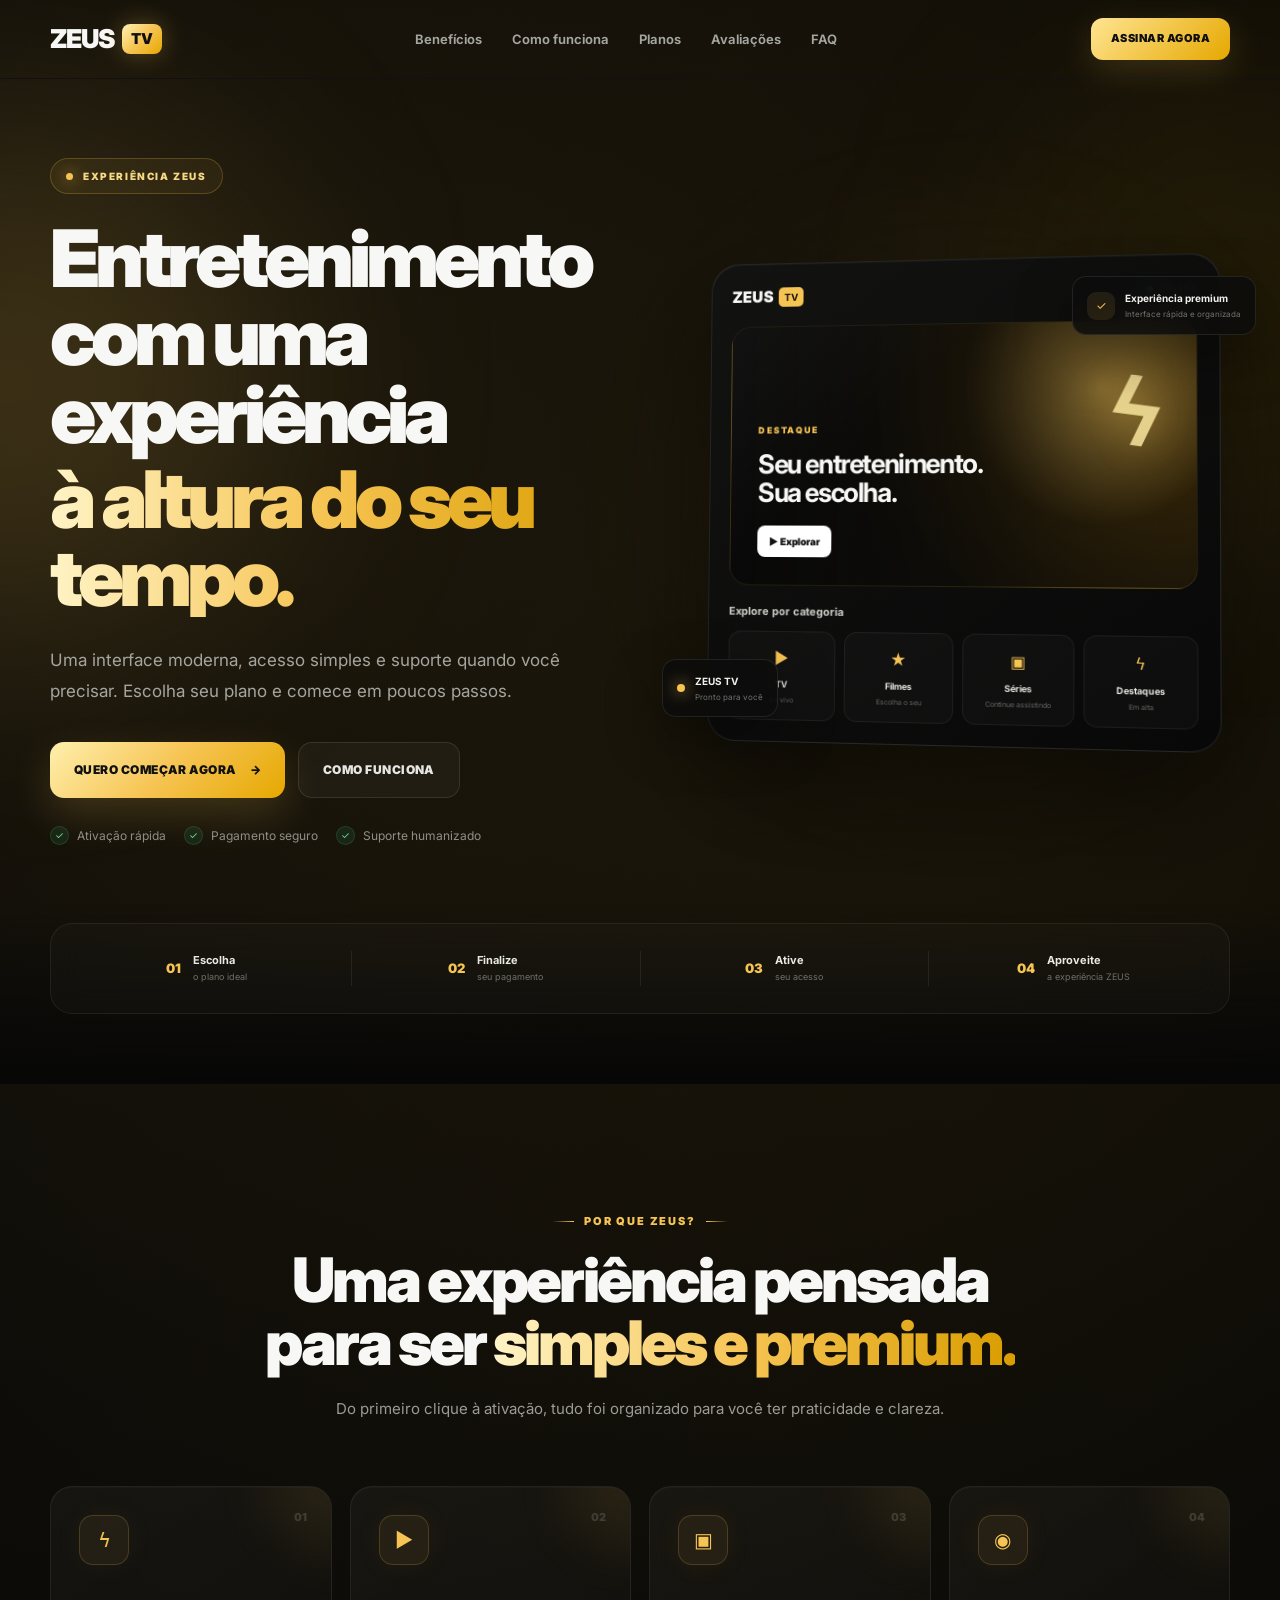
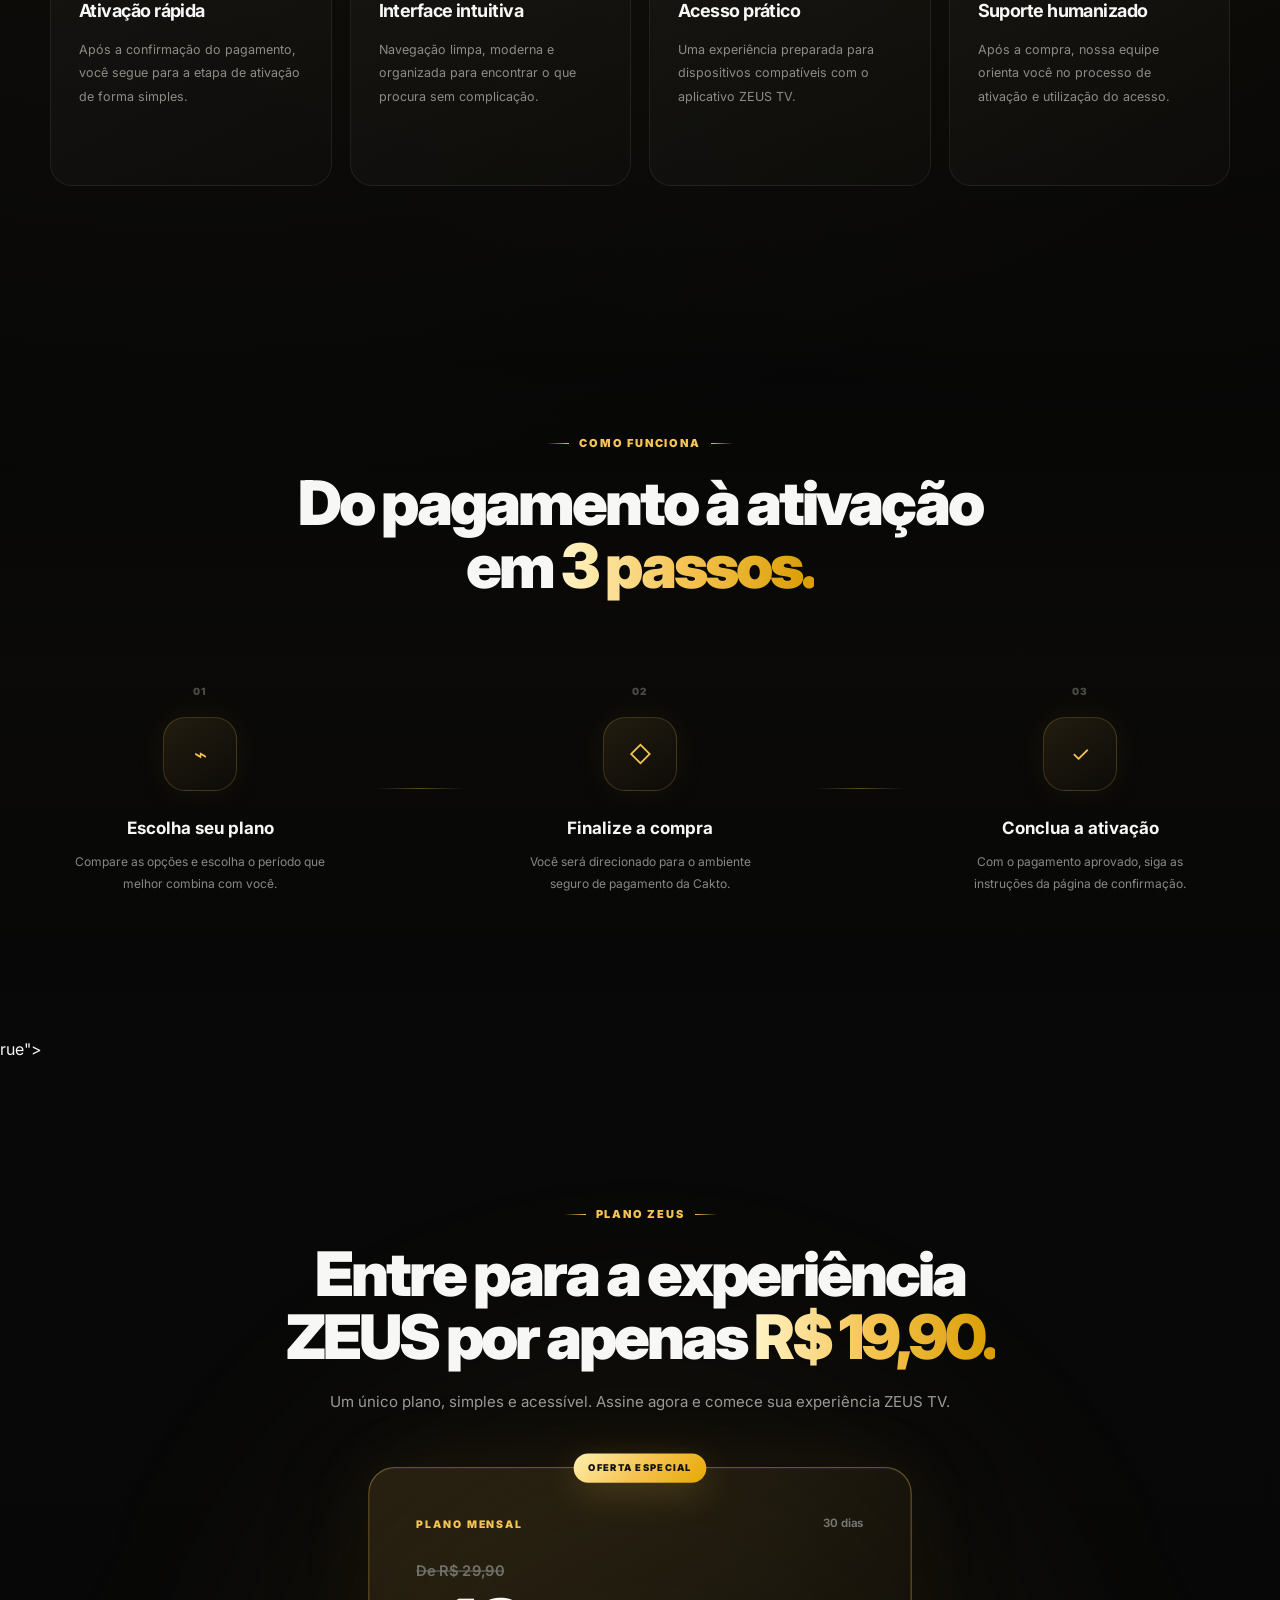
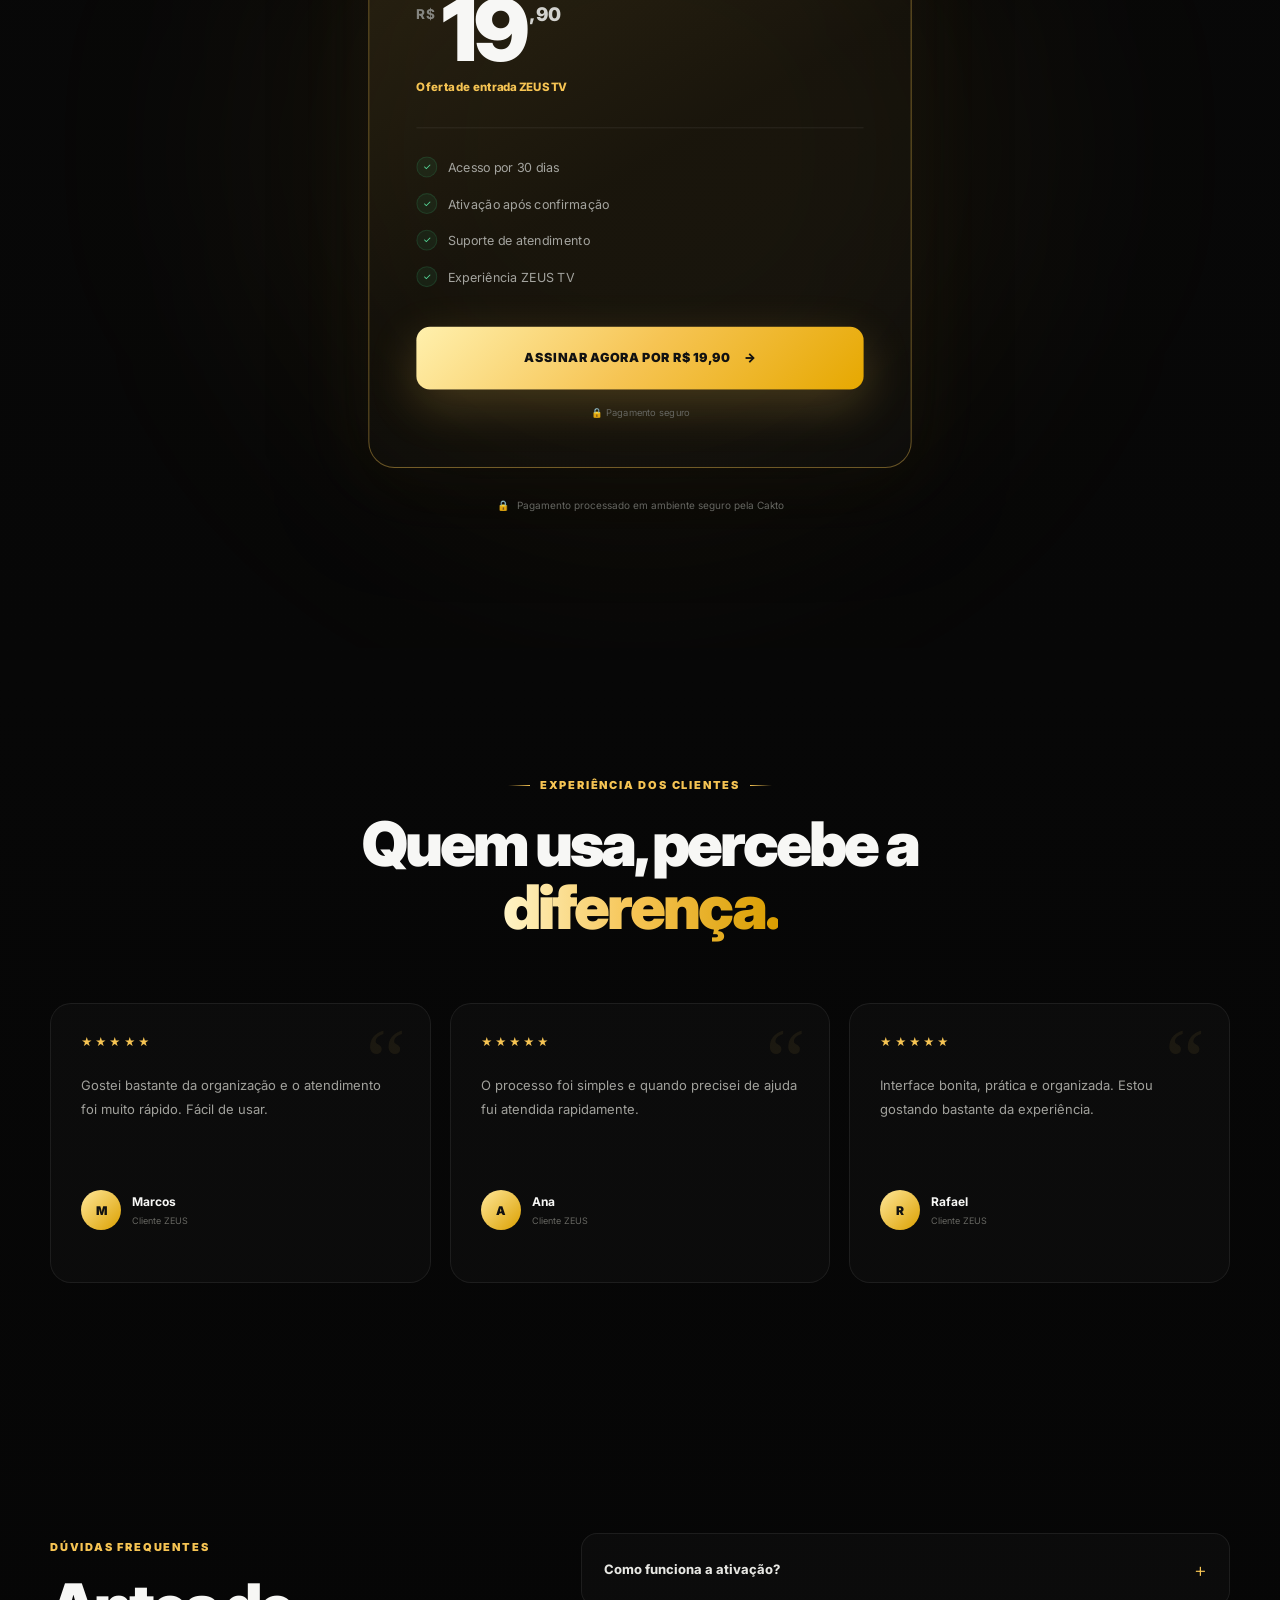
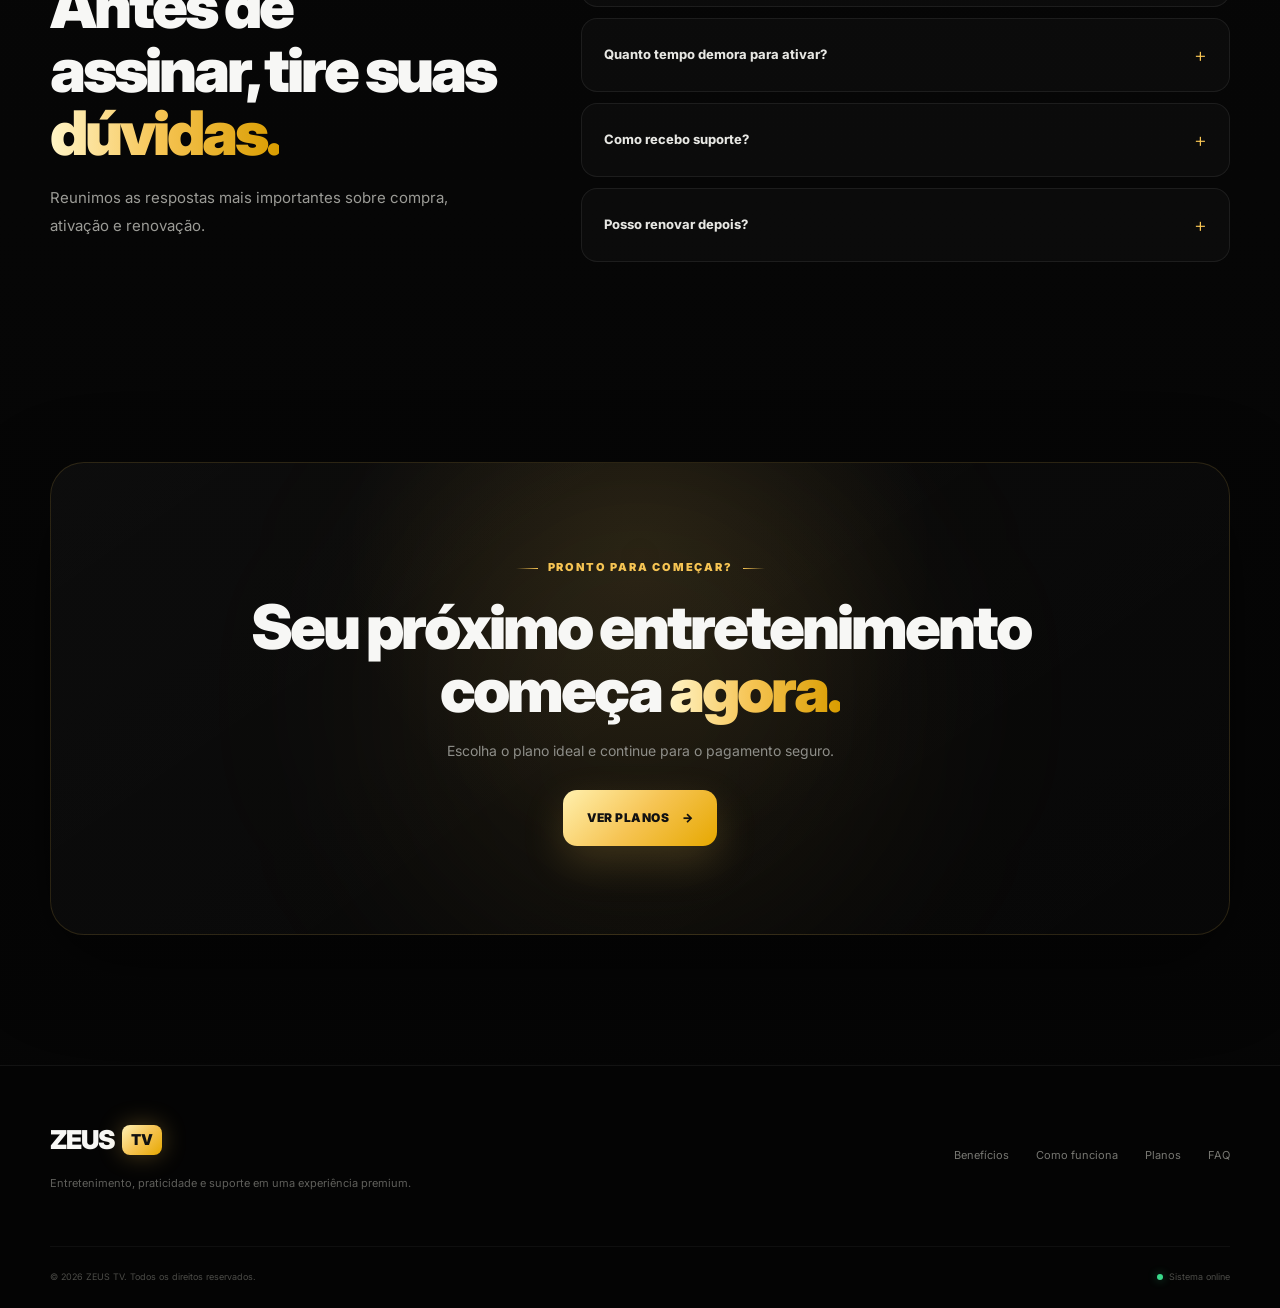
<file: index.html>
<!DOCTYPE html>
<html lang="pt-BR">
<head>
    <meta charset="UTF-8">
    <meta name="viewport" content="width=device-width, initial-scale=1.0">
    <meta name="description" content="ZEUS TV - entretenimento, praticidade e uma experiência premium na sua tela.">
    <meta name="theme-color" content="#070707">
    <title>ZEUS TV | Entretenimento sem limites</title>

    <link rel="preconnect" href="https://fonts.googleapis.com">
    <link rel="preconnect" href="https://fonts.gstatic.com" crossorigin>
    <link href="https://fonts.googleapis.com/css2?family=Inter:wght@400;500;600;700;800;900&display=swap" rel="stylesheet">

    <link rel="stylesheet" href="style.css">
</head>

<body>
    <div class="page-noise" aria-hidden="true"></div>

    <header class="header" id="topo">
        <div class="container header-inner">
            <a class="brand" href="#inicio" aria-label="ZEUS TV - início">
                <span class="brand-word">ZEUS</span>
                <span class="brand-tv">TV</span>
            </a>

            <nav class="desktop-nav" aria-label="Navegação principal">
                <a href="#beneficios">Benefícios</a>
                <a href="#como-funciona">Como funciona</a>
                <a href="#planos">Planos</a>
                <a href="#depoimentos">Avaliações</a>
                <a href="#faq">FAQ</a>
            </nav>

            <a class="header-cta" href="#planos">ASSINAR AGORA</a>

            <button class="menu-toggle" type="button" aria-label="Abrir menu" aria-expanded="false">
                <span></span>
                <span></span>
            </button>
        </div>

        <div class="mobile-menu" aria-hidden="true">
            <div class="container mobile-menu-inner">
                <a href="#beneficios">Benefícios</a>
                <a href="#como-funciona">Como funciona</a>
                <a href="#planos">Planos</a>
                <a href="#depoimentos">Avaliações</a>
                <a href="#faq">FAQ</a>
            </div>
        </div>
    </header>

    <main>
        <section class="hero" id="inicio">
            <div class="hero-orb hero-orb-a" aria-hidden="true"></div>
            <div class="hero-orb hero-orb-b" aria-hidden="true"></div>

            <div class="container hero-grid">
                <div class="hero-copy reveal">
                    <div class="eyebrow">
                        <span class="eyebrow-dot"></span>
                        EXPERIÊNCIA ZEUS
                    </div>

                    <h1>
                        Entretenimento com uma experiência
                        <span class="gradient-text">à altura do seu tempo.</span>
                    </h1>

                    <p class="hero-lead">
                        Uma interface moderna, acesso simples e suporte quando você precisar.
                        Escolha seu plano e comece em poucos passos.
                    </p>

                    <div class="hero-actions">
                        <a class="btn btn-gold" href="#planos">
                            QUERO COMEÇAR AGORA
                            <span aria-hidden="true">→</span>
                        </a>
                        <a class="btn btn-ghost" href="#como-funciona">COMO FUNCIONA</a>
                    </div>

                    <div class="hero-proof">
                        <div>
                            <span class="proof-icon">✓</span>
                            <span>Ativação rápida</span>
                        </div>
                        <div>
                            <span class="proof-icon">✓</span>
                            <span>Pagamento seguro</span>
                        </div>
                        <div>
                            <span class="proof-icon">✓</span>
                            <span>Suporte humanizado</span>
                        </div>
                    </div>
                </div>

                <div class="hero-showcase reveal">
                    <div class="device-shadow" aria-hidden="true"></div>

                    <div class="device">
                        <div class="device-top">
                            <div class="mini-brand">
                                <span>ZEUS</span><b>TV</b>
                            </div>
                            <div class="device-status">
                                <span></span>
                                ONLINE
                            </div>
                        </div>

                        <div class="device-feature">
                            <div class="device-copy">
                                <small>DESTAQUE</small>
                                <h2>Seu entretenimento.<br>Sua escolha.</h2>
                                <span class="watch-pill">▶ Explorar</span>
                            </div>
                            <div class="bolt-mark" aria-hidden="true">ϟ</div>
                        </div>

                        <div class="device-label">Explore por categoria</div>

                        <div class="device-grid">
                            <div class="device-tile">
                                <span class="tile-icon">▶</span>
                                <strong>TV</strong>
                                <small>Ao vivo</small>
                            </div>
                            <div class="device-tile">
                                <span class="tile-icon">★</span>
                                <strong>Filmes</strong>
                                <small>Escolha o seu</small>
                            </div>
                            <div class="device-tile">
                                <span class="tile-icon">▣</span>
                                <strong>Séries</strong>
                                <small>Continue assistindo</small>
                            </div>
                            <div class="device-tile">
                                <span class="tile-icon">ϟ</span>
                                <strong>Destaques</strong>
                                <small>Em alta</small>
                            </div>
                        </div>
                    </div>

                    <div class="floating-card floating-card-top">
                        <span>✓</span>
                        <div>
                            <strong>Experiência premium</strong>
                            <small>Interface rápida e organizada</small>
                        </div>
                    </div>

                    <div class="floating-card floating-card-bottom">
                        <span class="gold-dot"></span>
                        <div>
                            <strong>ZEUS TV</strong>
                            <small>Pronto para você</small>
                        </div>
                    </div>
                </div>
            </div>

            <div class="container trust-strip reveal">
                <div class="trust-item">
                    <span class="trust-number">01</span>
                    <div><strong>Escolha</strong><small>o plano ideal</small></div>
                </div>
                <div class="trust-separator"></div>
                <div class="trust-item">
                    <span class="trust-number">02</span>
                    <div><strong>Finalize</strong><small>seu pagamento</small></div>
                </div>
                <div class="trust-separator"></div>
                <div class="trust-item">
                    <span class="trust-number">03</span>
                    <div><strong>Ative</strong><small>seu acesso</small></div>
                </div>
                <div class="trust-separator"></div>
                <div class="trust-item">
                    <span class="trust-number">04</span>
                    <div><strong>Aproveite</strong><small>a experiência ZEUS</small></div>
                </div>
            </div>
        </section>

        <section class="section benefits" id="beneficios">
            <div class="container">
                <div class="section-heading reveal">
                    <span class="section-kicker">POR QUE ZEUS?</span>
                    <h2>Uma experiência pensada para ser <span class="gradient-text">simples e premium.</span></h2>
                    <p>Do primeiro clique à ativação, tudo foi organizado para você ter praticidade e clareza.</p>
                </div>

                <div class="benefit-grid">
                    <article class="premium-card reveal">
                        <div class="card-icon">ϟ</div>
                        <span class="card-index">01</span>
                        <h3>Ativação rápida</h3>
                        <p>Após a confirmação do pagamento, você segue para a etapa de ativação de forma simples.</p>
                    </article>

                    <article class="premium-card reveal">
                        <div class="card-icon">▶</div>
                        <span class="card-index">02</span>
                        <h3>Interface intuitiva</h3>
                        <p>Navegação limpa, moderna e organizada para encontrar o que procura sem complicação.</p>
                    </article>

                    <article class="premium-card reveal">
                        <div class="card-icon">▣</div>
                        <span class="card-index">03</span>
                        <h3>Acesso prático</h3>
                        <p>Uma experiência preparada para dispositivos compatíveis com o aplicativo ZEUS TV.</p>
                    </article>

                    <article class="premium-card reveal">
                        <div class="card-icon">◉</div>
                        <span class="card-index">04</span>
                        <h3>Suporte humanizado</h3>
                        <p>Após a compra, nossa equipe orienta você no processo de ativação e utilização do acesso.</p>
                    </article>
                </div>
            </div>
        </section>

        <section class="section process-section" id="como-funciona">
            <div class="container">
                <div class="section-heading reveal">
                    <span class="section-kicker">COMO FUNCIONA</span>
                    <h2>Do pagamento à ativação em <span class="gradient-text">3 passos.</span></h2>
                </div>

                <div class="process-grid">
                    <article class="process-card reveal">
                        <span class="process-number">01</span>
                        <div class="process-icon">⌁</div>
                        <h3>Escolha seu plano</h3>
                        <p>Compare as opções e escolha o período que melhor combina com você.</p>
                    </article>

                    <div class="process-line" aria-hidden="true"></div>

                    <article class="process-card reveal">
                        <span class="process-number">02</span>
                        <div class="process-icon">◇</div>
                        <h3>Finalize a compra</h3>
                        <p>Você será direcionado para o ambiente seguro de pagamento da Cakto.</p>
                    </article>

                    <div class="process-line" aria-hidden="true"></div>

                    <article class="process-card reveal">
                        <span class="process-number">03</span>
                        <div class="process-icon">✓</div>
                        <h3>Conclua a ativação</h3>
                        <p>Com o pagamento aprovado, siga as instruções da página de confirmação.</p>
                    </article>
                </div>
            </div>
        </section>

        rue"></div>

<section class="section plans-section" id="planos">

    <div class="plan-orb" aria-hidden="true"></div>

    <div class="container">

        <div class="section-heading reveal">

            <span class="section-kicker">
                PLANO ZEUS
            </span>

            <h2>
                Entre para a experiência ZEUS por apenas
                <span class="gradient-text">R$ 19,90.</span>
            </h2>

            <p>
                Um único plano, simples e acessível.
                Assine agora e comece sua experiência ZEUS TV.
            </p>

        </div>


        <div class="plans-grid single-plan">


            <article class="plan-card featured single-plan-card reveal">

                <div class="popular-badge">
                    OFERTA ESPECIAL
                </div>


                <div class="plan-header">

                    <span class="plan-label">
                        PLANO MENSAL
                    </span>

                    <span class="plan-time">
                        30 dias
                    </span>

                </div>


                <div class="old-price">
                    De R$ 29,90
                </div>


                <div class="price">

                    <span class="price-currency">
                        R$
                    </span>

                    <strong>
                        19
                    </strong>

                    <span class="price-cents">
                        ,90
                    </span>

                </div>


                <p class="plan-note">
                    Oferta de entrada ZEUS TV
                </p>


                <div class="plan-divider"></div>


                <ul class="plan-list">

                    <li>
                        <span>✓</span>
                        Acesso por 30 dias
                    </li>

                    <li>
                        <span>✓</span>
                        Ativação após confirmação
                    </li>

                    <li>
                        <span>✓</span>
                        Suporte de atendimento
                    </li>

                    <li>
                        <span>✓</span>
                        Experiência ZEUS TV
                    </li>

                </ul>


                <a
                    class="plan-button plan-button-gold"
                    href="https://pay.cakto.com.br/jwyi27m_714880"
                >

                    ASSINAR AGORA POR R$ 19,90

                    <span>→</span>

                </a>


                <div class="plan-secure">
                    🔒 Pagamento seguro
                </div>

            </article>


        </div>


        <div class="payment-trust reveal">

            <span>🔒</span>

            Pagamento processado em ambiente seguro pela Cakto

        </div>

    </div>

</section>

        <section class="section testimonials" id="depoimentos">
            <div class="container">
                <div class="section-heading reveal">
                    <span class="section-kicker">EXPERIÊNCIA DOS CLIENTES</span>
                    <h2>Quem usa, percebe a <span class="gradient-text">diferença.</span></h2>
                </div>

                <div class="testimonial-grid">
                    <article class="testimonial-card reveal">
                        <div class="quote-mark">“</div>
                        <div class="stars">★★★★★</div>
                        <p>Gostei bastante da organização e o atendimento foi muito rápido. Fácil de usar.</p>
                        <div class="client">
                            <span class="avatar">M</span>
                            <div><strong>Marcos</strong><small>Cliente ZEUS</small></div>
                        </div>
                    </article>

                    <article class="testimonial-card reveal">
                        <div class="quote-mark">“</div>
                        <div class="stars">★★★★★</div>
                        <p>O processo foi simples e quando precisei de ajuda fui atendida rapidamente.</p>
                        <div class="client">
                            <span class="avatar">A</span>
                            <div><strong>Ana</strong><small>Cliente ZEUS</small></div>
                        </div>
                    </article>

                    <article class="testimonial-card reveal">
                        <div class="quote-mark">“</div>
                        <div class="stars">★★★★★</div>
                        <p>Interface bonita, prática e organizada. Estou gostando bastante da experiência.</p>
                        <div class="client">
                            <span class="avatar">R</span>
                            <div><strong>Rafael</strong><small>Cliente ZEUS</small></div>
                        </div>
                    </article>
                </div>
            </div>
        </section>

        <section class="section faq-section" id="faq">
            <div class="container faq-layout">
                <div class="faq-copy reveal">
                    <span class="section-kicker">DÚVIDAS FREQUENTES</span>
                    <h2>Antes de assinar, tire suas <span class="gradient-text">dúvidas.</span></h2>
                    <p>Reunimos as respostas mais importantes sobre compra, ativação e renovação.</p>
                </div>

                <div class="faq-list">
                    <article class="faq-item reveal">
                        <button class="faq-question" type="button" aria-expanded="false">
                            <span>Como funciona a ativação?</span>
                            <b>+</b>
                        </button>
                        <div class="faq-answer">
                            <p>Depois que o pagamento for aprovado, você será direcionado para a página de confirmação com as instruções para concluir sua ativação.</p>
                        </div>
                    </article>

                    <article class="faq-item reveal">
                        <button class="faq-question" type="button" aria-expanded="false">
                            <span>Quanto tempo demora para ativar?</span>
                            <b>+</b>
                        </button>
                        <div class="faq-answer">
                            <p>Após a aprovação do pagamento, siga as instruções da página de confirmação para iniciar o atendimento de ativação.</p>
                        </div>
                    </article>

                    <article class="faq-item reveal">
                        <button class="faq-question" type="button" aria-expanded="false">
                            <span>Como recebo suporte?</span>
                            <b>+</b>
                        </button>
                        <div class="faq-answer">
                            <p>Depois da compra aprovada, a página de confirmação disponibiliza o canal de atendimento para orientar você.</p>
                        </div>
                    </article>

                    <article class="faq-item reveal">
                        <button class="faq-question" type="button" aria-expanded="false">
                            <span>Posso renovar depois?</span>
                            <b>+</b>
                        </button>
                        <div class="faq-answer">
                            <p>Sim. Próximo ao vencimento, você poderá escolher novamente o período que preferir.</p>
                        </div>
                    </article>
                </div>
            </div>
        </section>

        <section class="final-cta">
            <div class="container final-cta-box reveal">
                <div class="cta-glow" aria-hidden="true"></div>

                <span class="section-kicker">PRONTO PARA COMEÇAR?</span>
                <h2>Seu próximo entretenimento começa <span class="gradient-text">agora.</span></h2>
                <p>Escolha o plano ideal e continue para o pagamento seguro.</p>
                <a class="btn btn-gold" href="#planos">
                    VER PLANOS
                    <span>→</span>
                </a>
            </div>
        </section>
    </main>

    <footer class="footer">
        <div class="container footer-main">
            <div class="footer-brand">
                <a class="brand" href="#inicio">
                    <span class="brand-word">ZEUS</span>
                    <span class="brand-tv">TV</span>
                </a>
                <p>Entretenimento, praticidade e suporte em uma experiência premium.</p>
            </div>

            <div class="footer-nav">
                <a href="#beneficios">Benefícios</a>
                <a href="#como-funciona">Como funciona</a>
                <a href="#planos">Planos</a>
                <a href="#faq">FAQ</a>
            </div>
        </div>

        <div class="container footer-bottom">
            <span>© 2026 ZEUS TV. Todos os direitos reservados.</span>
            <span class="footer-status"><i></i>Sistema online</span>
        </div>
    </footer>

    <script src="script.js"></script>
</body>
</html>
</file>
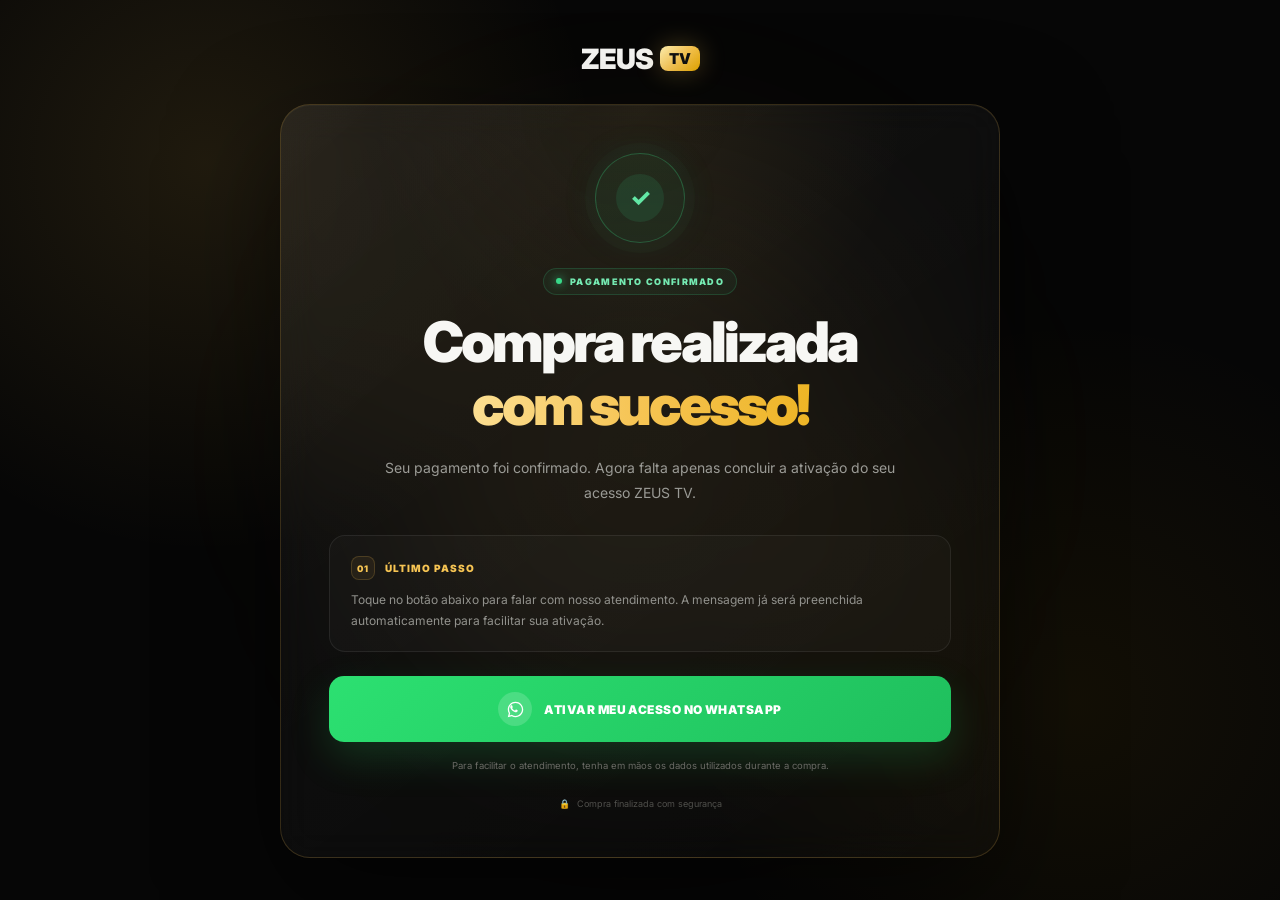
<file: obrigado.html>
<!DOCTYPE html>
<html lang="pt-BR">
<head>
    <meta charset="UTF-8">
    <meta name="viewport" content="width=device-width, initial-scale=1.0">
    <meta name="description" content="Pagamento confirmado - ZEUS TV">
    <meta name="theme-color" content="#070707">
    <title>Pagamento Confirmado | ZEUS TV</title>

    <link rel="preconnect" href="https://fonts.googleapis.com">
    <link rel="preconnect" href="https://fonts.gstatic.com" crossorigin>
    <link href="https://fonts.googleapis.com/css2?family=Inter:wght@400;500;600;700;800;900&display=swap" rel="stylesheet">

    <style>
        :root {
            --gold: #f6c453;
            --gold-2: #e6a800;
            --text: #f7f7f4;
            --muted: #9b9b96;
            --green: #25d366;
        }

        * {
            margin: 0;
            padding: 0;
            box-sizing: border-box;
        }

        body {
            min-height: 100vh;
            display: grid;
            place-items: center;
            padding: 34px 18px;
            overflow-x: hidden;
            color: var(--text);
            font-family: "Inter", sans-serif;
            background:
                radial-gradient(circle at 16% 18%, rgba(246,196,83,.11), transparent 30%),
                radial-gradient(circle at 84% 78%, rgba(230,168,0,.06), transparent 30%),
                #060606;
        }

        body::before {
            content: "";
            position: fixed;
            inset: 0;
            pointer-events: none;
            opacity: .15;
            background-image:
                linear-gradient(rgba(255,255,255,.018) 1px, transparent 1px),
                linear-gradient(90deg, rgba(255,255,255,.018) 1px, transparent 1px);
            background-size: 58px 58px;
            mask-image: linear-gradient(to bottom, #000, transparent 90%);
        }

        .page {
            position: relative;
            width: min(100%, 720px);
        }

        .ambient {
            position: absolute;
            left: 50%;
            top: 50%;
            width: 520px;
            height: 520px;
            transform: translate(-50%, -50%);
            border-radius: 50%;
            background: rgba(246,196,83,.07);
            filter: blur(110px);
            pointer-events: none;
        }

        .brand {
            position: relative;
            z-index: 2;
            margin-bottom: 28px;
            display: flex;
            align-items: center;
            justify-content: center;
            gap: 7px;
            font-weight: 900;
            letter-spacing: -1px;
        }

        .brand-zeus {
            font-size: 28px;
        }

        .brand-tv {
            padding: 3px 9px;
            border-radius: 8px;
            color: #111;
            background: linear-gradient(135deg, #fff0ae, var(--gold), var(--gold-2));
            box-shadow: 0 0 26px rgba(246,196,83,.28);
            font-size: 15px;
            letter-spacing: 0;
        }

        .card {
            position: relative;
            z-index: 2;
            overflow: hidden;
            padding: 48px;
            text-align: center;
            border: 1px solid rgba(246,196,83,.18);
            border-radius: 30px;
            background:
                radial-gradient(circle at 50% 0%, rgba(246,196,83,.075), transparent 32%),
                linear-gradient(145deg, rgba(255,255,255,.05), rgba(255,255,255,.015));
            box-shadow:
                0 40px 110px rgba(0,0,0,.52),
                inset 0 1px 0 rgba(255,255,255,.03);
            backdrop-filter: blur(18px);
        }

        .card::before {
            content: "";
            position: absolute;
            inset: 0;
            pointer-events: none;
            background: linear-gradient(135deg, rgba(255,255,255,.025), transparent 28%);
        }

        .success-ring {
            width: 90px;
            height: 90px;
            margin: 0 auto 25px;
            display: grid;
            place-items: center;
            border-radius: 50%;
            border: 1px solid rgba(57,217,138,.28);
            background: rgba(57,217,138,.07);
            box-shadow:
                0 0 0 10px rgba(57,217,138,.025),
                0 0 40px rgba(57,217,138,.08);
        }

        .success-ring span {
            width: 48px;
            height: 48px;
            display: grid;
            place-items: center;
            border-radius: 50%;
            background: rgba(57,217,138,.11);
            color: #62e7a5;
            font-size: 24px;
            font-weight: 800;
        }

        .status {
            display: inline-flex;
            align-items: center;
            gap: 8px;
            margin-bottom: 19px;
            padding: 7px 12px;
            border: 1px solid rgba(57,217,138,.18);
            border-radius: 999px;
            color: #75eab2;
            background: rgba(57,217,138,.055);
            font-size: 9px;
            font-weight: 900;
            letter-spacing: 1.3px;
        }

        .status i {
            width: 6px;
            height: 6px;
            border-radius: 50%;
            background: #39d98a;
            box-shadow: 0 0 10px #39d98a;
        }

        h1 {
            font-size: clamp(38px, 6vw, 56px);
            line-height: 1.02;
            letter-spacing: -3px;
            font-weight: 900;
        }

        h1 span {
            display: block;
            margin-top: 6px;
            background: linear-gradient(90deg, #fff4c6, var(--gold), var(--gold-2));
            -webkit-background-clip: text;
            background-clip: text;
            color: transparent;
        }

        .lead {
            max-width: 540px;
            margin: 21px auto 0;
            color: var(--muted);
            font-size: 14px;
            line-height: 1.8;
        }

        .step-box {
            margin: 30px 0 24px;
            padding: 20px 21px;
            text-align: left;
            border: 1px solid rgba(255,255,255,.07);
            border-radius: 16px;
            background: rgba(255,255,255,.022);
        }

        .step-top {
            display: flex;
            align-items: center;
            gap: 10px;
            margin-bottom: 9px;
            color: var(--gold);
            font-size: 10px;
            font-weight: 900;
            letter-spacing: 1px;
        }

        .step-number {
            width: 24px;
            height: 24px;
            display: grid;
            place-items: center;
            border: 1px solid rgba(246,196,83,.18);
            border-radius: 8px;
            background: rgba(246,196,83,.065);
            font-size: 9px;
        }

        .step-box p {
            color: #92928d;
            font-size: 12px;
            line-height: 1.75;
        }

        .whatsapp-button {
            min-height: 60px;
            display: flex;
            align-items: center;
            justify-content: center;
            gap: 12px;
            padding: 16px 22px;
            border-radius: 15px;
            background: linear-gradient(135deg, #2ce071, #1fbf5d);
            color: #fff;
            text-decoration: none;
            box-shadow: 0 16px 40px rgba(37,211,102,.18);
            font-size: 12px;
            font-weight: 900;
            letter-spacing: .45px;
            transition: transform .25s ease, box-shadow .25s ease;
        }

        .whatsapp-button:hover {
            transform: translateY(-3px);
            box-shadow: 0 22px 48px rgba(37,211,102,.28);
        }

        .whatsapp-icon {
            width: 34px;
            height: 34px;
            display: grid;
            place-items: center;
            border-radius: 50%;
            background: rgba(255,255,255,.16);
        }

        .whatsapp-icon svg {
            width: 19px;
            height: 19px;
            fill: currentColor;
        }

        .notice {
            margin-top: 16px;
            color: #6b6b66;
            font-size: 9.5px;
            line-height: 1.6;
        }

        .secure {
            margin-top: 25px;
            display: flex;
            align-items: center;
            justify-content: center;
            gap: 7px;
            color: #50504c;
            font-size: 9px;
        }

        @media (max-width: 600px) {
            body {
                padding: 24px 14px;
            }

            .card {
                padding: 36px 22px;
                border-radius: 23px;
            }

            .brand-zeus {
                font-size: 24px;
            }

            .success-ring {
                width: 80px;
                height: 80px;
            }

            h1 {
                font-size: 39px;
                letter-spacing: -2.4px;
            }

            .lead {
                font-size: 13px;
            }

            .whatsapp-button {
                font-size: 11px;
                line-height: 1.35;
            }
        }
    </style>
</head>

<body>
    <main class="page">
        <div class="ambient" aria-hidden="true"></div>

        <div class="brand">
            <span class="brand-zeus">ZEUS</span>
            <span class="brand-tv">TV</span>
        </div>

        <section class="card">
            <div class="success-ring">
                <span>✓</span>
            </div>

            <div class="status">
                <i></i>
                PAGAMENTO CONFIRMADO
            </div>

            <h1>
                Compra realizada
                <span>com sucesso!</span>
            </h1>

            <p class="lead">
                Seu pagamento foi confirmado. Agora falta apenas concluir a ativação
                do seu acesso ZEUS TV.
            </p>

            <div class="step-box">
                <div class="step-top">
                    <span class="step-number">01</span>
                    ÚLTIMO PASSO
                </div>
                <p>
                    Toque no botão abaixo para falar com nosso atendimento.
                    A mensagem já será preenchida automaticamente para facilitar sua ativação.
                </p>
            </div>

            <a
                class="whatsapp-button"
                href="https://wa.me/5591993303430?text=Olá%2C%20acabei%20de%20realizar%20minha%20compra%20na%20ZEUS%20TV%20e%20quero%20ativar%20meu%20acesso."
                target="_blank"
                rel="noopener noreferrer"
            >
                <span class="whatsapp-icon" aria-hidden="true">
                    <svg viewBox="0 0 32 32">
                        <path d="M19.11 17.21c-.31-.16-1.84-.91-2.12-1.01-.28-.1-.49-.16-.7.16-.2.31-.8 1.01-.98 1.22-.18.21-.36.23-.67.08-.31-.16-1.31-.48-2.5-1.54-.92-.82-1.54-1.84-1.72-2.15-.18-.31-.02-.48.14-.64.14-.14.31-.36.47-.54.16-.18.21-.31.31-.52.1-.21.05-.39-.03-.54-.08-.16-.7-1.69-.96-2.31-.25-.61-.51-.53-.7-.54l-.6-.01c-.21 0-.54.08-.83.39-.28.31-1.09 1.06-1.09 2.59s1.12 3.01 1.27 3.21c.16.21 2.2 3.36 5.33 4.71.75.32 1.33.52 1.78.66.75.24 1.43.2 1.97.12.6-.09 1.84-.75 2.1-1.48.26-.73.26-1.35.18-1.48-.08-.13-.28-.21-.6-.36z"/>
                        <path d="M16.03 3C8.84 3 3 8.82 3 16c0 2.29.6 4.52 1.74 6.48L3 29l6.7-1.71A13 13 0 0 0 16.03 29C23.2 29 29 23.18 29 16S23.2 3 16.03 3zm0 23.78c-1.99 0-3.94-.54-5.64-1.57l-.4-.24-3.98 1.02 1.06-3.87-.26-.4A10.7 10.7 0 0 1 5.23 16c0-5.95 4.84-10.78 10.8-10.78 5.94 0 10.77 4.83 10.77 10.78 0 5.95-4.83 10.78-10.77 10.78z"/>
                    </svg>
                </span>
                ATIVAR MEU ACESSO NO WHATSAPP
            </a>

            <p class="notice">
                Para facilitar o atendimento, tenha em mãos os dados utilizados durante a compra.
            </p>

            <div class="secure">
                <span>🔒</span>
                Compra finalizada com segurança
            </div>
        </section>
    </main>
</body>
</html>
</file>
<file: style.css>
:root {
    --bg: #060606;
    --bg-2: #0a0a0a;
    --surface: rgba(255, 255, 255, 0.045);
    --surface-strong: rgba(255, 255, 255, 0.07);
    --border: rgba(255, 255, 255, 0.08);
    --border-gold: rgba(246, 196, 83, 0.26);
    --text: #f7f7f5;
    --muted: #9b9b96;
    --muted-2: #70706b;
    --gold: #f6c453;
    --gold-2: #e6a800;
    --gold-soft: #ffe9a7;
    --green: #39d98a;
    --shadow: 0 28px 90px rgba(0, 0, 0, 0.45);
    --radius-xl: 30px;
    --radius-lg: 22px;
    --radius-md: 16px;
}

* {
    margin: 0;
    padding: 0;
    box-sizing: border-box;
}

html {
    scroll-behavior: smooth;
}

body {
    font-family: "Inter", sans-serif;
    color: var(--text);
    background:
        radial-gradient(circle at 15% 6%, rgba(246, 196, 83, 0.08), transparent 30%),
        radial-gradient(circle at 85% 12%, rgba(230, 168, 0, 0.05), transparent 24%),
        linear-gradient(180deg, #050505 0%, #080808 45%, #050505 100%);
    line-height: 1.6;
    overflow-x: hidden;
}

body.menu-open {
    overflow: hidden;
}

::selection {
    background: var(--gold);
    color: #111;
}

a {
    color: inherit;
    text-decoration: none;
}

button,
a {
    -webkit-tap-highlight-color: transparent;
}

button {
    font: inherit;
}

.container {
    width: min(1180px, calc(100% - 40px));
    margin-inline: auto;
}

.page-noise {
    position: fixed;
    inset: 0;
    z-index: -3;
    pointer-events: none;
    opacity: .16;
    background-image:
        linear-gradient(rgba(255,255,255,.018) 1px, transparent 1px),
        linear-gradient(90deg, rgba(255,255,255,.018) 1px, transparent 1px);
    background-size: 58px 58px;
    mask-image: linear-gradient(to bottom, #000 0%, transparent 90%);
}

.gradient-text {
    background: linear-gradient(90deg, #fff4c6 0%, var(--gold) 48%, #d99d00 100%);
    -webkit-background-clip: text;
    background-clip: text;
    color: transparent;
}

.section {
    padding: 120px 0;
}

.section-heading {
    max-width: 760px;
    margin: 0 auto 64px;
    text-align: center;
}

.section-kicker {
    display: inline-flex;
    align-items: center;
    gap: 10px;
    margin-bottom: 18px;
    color: var(--gold);
    font-size: 11px;
    font-weight: 900;
    letter-spacing: 1.8px;
}

.section-kicker::before {
    content: "";
    width: 22px;
    height: 1px;
    background: linear-gradient(90deg, transparent, var(--gold));
}

.section-kicker::after {
    content: "";
    width: 22px;
    height: 1px;
    background: linear-gradient(90deg, var(--gold), transparent);
}

.section-heading h2,
.faq-copy h2,
.final-cta-box h2 {
    font-size: clamp(38px, 4.8vw, 62px);
    line-height: 1.03;
    letter-spacing: -3px;
    font-weight: 900;
}

.section-heading p,
.faq-copy p {
    max-width: 620px;
    margin: 20px auto 0;
    color: var(--muted);
    font-size: 15px;
    line-height: 1.85;
}

/* HEADER */
.header {
    position: fixed;
    inset: 0 0 auto;
    z-index: 1000;
    transition: background .3s ease, box-shadow .3s ease, border-color .3s ease;
    border-bottom: 1px solid transparent;
}

.header-scrolled {
    background: rgba(5, 5, 5, 0.9);
    backdrop-filter: blur(20px);
    -webkit-backdrop-filter: blur(20px);
    border-color: rgba(255,255,255,.06);
    box-shadow: 0 14px 45px rgba(0,0,0,.28);
}

.header-inner {
    min-height: 78px;
    display: flex;
    align-items: center;
    justify-content: space-between;
    gap: 28px;
}

.brand {
    display: inline-flex;
    align-items: center;
    gap: 7px;
    font-weight: 900;
    letter-spacing: -1px;
}

.brand-word {
    font-size: 26px;
}

.brand-tv {
    padding: 3px 9px;
    border-radius: 8px;
    color: #111;
    background: linear-gradient(135deg, #fff1b5, var(--gold), var(--gold-2));
    box-shadow: 0 0 25px rgba(246,196,83,.30);
    font-size: 15px;
    letter-spacing: 0;
}

.desktop-nav {
    display: flex;
    align-items: center;
    gap: 30px;
}

.desktop-nav a {
    position: relative;
    color: #a6a6a1;
    font-size: 13px;
    font-weight: 650;
    transition: color .25s ease;
}

.desktop-nav a::after {
    content: "";
    position: absolute;
    left: 0;
    bottom: -9px;
    width: 0;
    height: 1px;
    background: var(--gold);
    transition: width .25s ease;
}

.desktop-nav a:hover {
    color: #fff;
}

.desktop-nav a:hover::after {
    width: 100%;
}

.header-cta {
    padding: 12px 20px;
    border-radius: 12px;
    background: linear-gradient(135deg, #ffe492, var(--gold-2));
    color: #101010;
    font-size: 11px;
    font-weight: 900;
    letter-spacing: .5px;
    box-shadow: 0 10px 34px rgba(246,196,83,.16);
    transition: transform .25s ease, box-shadow .25s ease;
}

.header-cta:hover {
    transform: translateY(-2px);
    box-shadow: 0 16px 40px rgba(246,196,83,.24);
}

.menu-toggle {
    display: none;
    width: 42px;
    height: 42px;
    border: 1px solid var(--border);
    border-radius: 12px;
    background: rgba(255,255,255,.03);
    cursor: pointer;
}

.menu-toggle span {
    display: block;
    width: 18px;
    height: 1px;
    margin: 5px auto;
    background: #fff;
    transition: transform .25s ease;
}

.menu-toggle.active span:first-child {
    transform: translateY(3px) rotate(45deg);
}

.menu-toggle.active span:last-child {
    transform: translateY(-3px) rotate(-45deg);
}

.mobile-menu {
    max-height: 0;
    overflow: hidden;
    background: rgba(5,5,5,.97);
    border-top: 1px solid rgba(255,255,255,.05);
    transition: max-height .3s ease;
}

.mobile-menu.open {
    max-height: 360px;
}

.mobile-menu-inner {
    padding: 14px 0 20px;
    display: grid;
}

.mobile-menu a {
    padding: 14px 0;
    color: #b5b5af;
    border-bottom: 1px solid rgba(255,255,255,.05);
    font-size: 14px;
}

/* HERO */
.hero {
    position: relative;
    min-height: 930px;
    padding: 158px 0 70px;
    overflow: hidden;
}

.hero::after {
    content: "";
    position: absolute;
    inset: auto 0 0;
    height: 180px;
    pointer-events: none;
    background: linear-gradient(to bottom, transparent, #070707);
}

.hero-orb {
    position: absolute;
    border-radius: 50%;
    filter: blur(120px);
    pointer-events: none;
}

.hero-orb-a {
    width: 520px;
    height: 520px;
    left: -260px;
    top: 120px;
    background: rgba(246,196,83,.16);
}

.hero-orb-b {
    width: 440px;
    height: 440px;
    right: -180px;
    top: 80px;
    background: rgba(230,168,0,.08);
}

.hero-grid {
    position: relative;
    z-index: 2;
    display: grid;
    grid-template-columns: 1.02fr .98fr;
    gap: 72px;
    align-items: center;
}

.hero-copy {
    max-width: 670px;
}

.eyebrow {
    display: inline-flex;
    align-items: center;
    gap: 10px;
    margin-bottom: 26px;
    padding: 9px 15px;
    border: 1px solid rgba(246,196,83,.22);
    border-radius: 999px;
    background: rgba(246,196,83,.055);
    color: #f6d983;
    font-size: 10px;
    font-weight: 900;
    letter-spacing: 1.6px;
}

.eyebrow-dot {
    width: 7px;
    height: 7px;
    border-radius: 50%;
    background: var(--gold);
    box-shadow: 0 0 16px var(--gold);
}

.hero h1 {
    font-size: clamp(50px, 6.2vw, 82px);
    line-height: .98;
    letter-spacing: -5px;
    font-weight: 900;
}

.hero h1 .gradient-text {
    display: block;
    margin-top: 8px;
}

.hero-lead {
    max-width: 610px;
    margin-top: 28px;
    color: #a5a5a0;
    font-size: 17px;
    line-height: 1.85;
}

.hero-actions {
    display: flex;
    flex-wrap: wrap;
    gap: 13px;
    margin-top: 34px;
}

.btn {
    min-height: 56px;
    display: inline-flex;
    align-items: center;
    justify-content: center;
    gap: 13px;
    padding: 16px 24px;
    border-radius: 14px;
    font-size: 12px;
    font-weight: 900;
    letter-spacing: .45px;
    transition: transform .25s ease, box-shadow .25s ease, border-color .25s ease;
}

.btn-gold {
    color: #111;
    background: linear-gradient(135deg, #fff0ae 0%, var(--gold) 50%, var(--gold-2) 100%);
    box-shadow: 0 16px 42px rgba(246,196,83,.19);
}

.btn-gold:hover {
    transform: translateY(-3px);
    box-shadow: 0 22px 50px rgba(246,196,83,.29);
}

.btn-ghost {
    color: #e6e6e2;
    border: 1px solid rgba(255,255,255,.10);
    background: rgba(255,255,255,.035);
}

.btn-ghost:hover {
    transform: translateY(-3px);
    border-color: rgba(246,196,83,.25);
    background: rgba(246,196,83,.05);
}

.hero-proof {
    display: flex;
    flex-wrap: wrap;
    gap: 18px;
    margin-top: 28px;
}

.hero-proof > div {
    display: flex;
    align-items: center;
    gap: 8px;
    color: #8f8f89;
    font-size: 12px;
}

.proof-icon {
    width: 19px;
    height: 19px;
    display: inline-flex;
    align-items: center;
    justify-content: center;
    border-radius: 50%;
    background: rgba(57,217,138,.09);
    border: 1px solid rgba(57,217,138,.16);
    color: #5ee5a4;
    font-size: 10px;
}

.hero-showcase {
    position: relative;
    min-height: 560px;
    display: flex;
    align-items: center;
    justify-content: center;
}

.device-shadow {
    position: absolute;
    width: 420px;
    height: 420px;
    border-radius: 50%;
    background: rgba(246,196,83,.10);
    filter: blur(90px);
}

.device {
    position: relative;
    z-index: 2;
    width: min(100%, 515px);
    padding: 21px;
    border: 1px solid rgba(255,255,255,.10);
    border-radius: 29px;
    background:
        linear-gradient(145deg, rgba(19,19,18,.96), rgba(8,8,8,.98)),
        #0a0a0a;
    box-shadow:
        0 45px 120px rgba(0,0,0,.60),
        inset 0 1px 0 rgba(255,255,255,.035);
    transform: perspective(1200px) rotateY(-7deg) rotateX(2deg);
    transition: transform .5s ease;
}

.device:hover {
    transform: perspective(1200px) rotateY(-2deg) rotateX(0) translateY(-5px);
}

.device-top {
    display: flex;
    align-items: center;
    justify-content: space-between;
    margin-bottom: 17px;
}

.mini-brand {
    display: flex;
    align-items: center;
    gap: 5px;
    font-weight: 900;
    font-size: 16px;
}

.mini-brand b {
    color: #111;
    padding: 2px 6px;
    border-radius: 5px;
    background: var(--gold);
    font-size: 10px;
}

.device-status {
    display: flex;
    align-items: center;
    gap: 6px;
    color: #777772;
    font-size: 8px;
    letter-spacing: 1.2px;
}

.device-status span {
    width: 6px;
    height: 6px;
    border-radius: 50%;
    background: var(--green);
    box-shadow: 0 0 10px var(--green);
}

.device-feature {
    position: relative;
    min-height: 265px;
    display: flex;
    align-items: flex-end;
    overflow: hidden;
    padding: 28px;
    border-radius: 20px;
    background:
        linear-gradient(90deg, rgba(8,8,8,.95), rgba(8,8,8,.62) 55%, rgba(8,8,8,.14)),
        radial-gradient(circle at 80% 25%, rgba(246,196,83,.78), rgba(133,89,0,.32) 32%, #15120b 66%);
    border: 1px solid rgba(246,196,83,.10);
}

.device-feature::after {
    content: "";
    position: absolute;
    inset: 0;
    background: linear-gradient(135deg, rgba(255,255,255,.04), transparent 35%);
    pointer-events: none;
}

.device-copy {
    position: relative;
    z-index: 2;
}

.device-copy small {
    color: var(--gold);
    font-size: 9px;
    font-weight: 900;
    letter-spacing: 1.6px;
}

.device-copy h2 {
    max-width: 285px;
    margin: 10px 0 18px;
    font-size: 27px;
    line-height: 1.08;
    letter-spacing: -1.4px;
}

.watch-pill {
    display: inline-flex;
    padding: 8px 12px;
    border-radius: 8px;
    background: #fff;
    color: #111;
    font-size: 10px;
    font-weight: 900;
}

.bolt-mark {
    position: absolute;
    right: 32px;
    top: 24px;
    color: rgba(255,235,164,.82);
    font-size: 86px;
    font-weight: 900;
    text-shadow: 0 0 35px rgba(246,196,83,.35);
    transform: rotate(8deg);
}

.device-label {
    margin: 18px 0 11px;
    color: #c6c6c0;
    font-size: 11px;
    font-weight: 750;
}

.device-grid {
    display: grid;
    grid-template-columns: repeat(4, 1fr);
    gap: 9px;
}

.device-tile {
    min-height: 90px;
    display: flex;
    flex-direction: column;
    align-items: center;
    justify-content: center;
    gap: 3px;
    border: 1px solid rgba(255,255,255,.06);
    border-radius: 13px;
    background: rgba(255,255,255,.025);
    transition: transform .25s ease, border-color .25s ease, background .25s ease;
}

.device-tile:hover {
    transform: translateY(-3px);
    border-color: rgba(246,196,83,.16);
    background: rgba(246,196,83,.035);
}

.tile-icon {
    margin-bottom: 3px;
    color: var(--gold);
    font-size: 16px;
}

.device-tile strong {
    color: #e6e6e2;
    font-size: 9px;
}

.device-tile small {
    color: #686863;
    font-size: 7px;
}

.floating-card {
    position: absolute;
    z-index: 4;
    display: flex;
    align-items: center;
    gap: 10px;
    padding: 13px 14px;
    border: 1px solid rgba(255,255,255,.09);
    border-radius: 14px;
    background: rgba(13,13,13,.84);
    backdrop-filter: blur(16px);
    -webkit-backdrop-filter: blur(16px);
    box-shadow: 0 20px 55px rgba(0,0,0,.35);
}

.floating-card > span:first-child {
    width: 28px;
    height: 28px;
    display: grid;
    place-items: center;
    border-radius: 9px;
    background: rgba(246,196,83,.10);
    color: var(--gold);
    font-size: 12px;
}

.floating-card strong,
.floating-card small {
    display: block;
}

.floating-card strong {
    color: #f0f0ec;
    font-size: 10px;
}

.floating-card small {
    margin-top: 2px;
    color: #73736f;
    font-size: 8px;
}

.floating-card-top {
    right: -26px;
    top: 55px;
}

.floating-card-bottom {
    left: -25px;
    bottom: 64px;
}

.gold-dot {
    width: 8px !important;
    height: 8px !important;
    border-radius: 50% !important;
    background: var(--gold) !important;
    box-shadow: 0 0 16px var(--gold);
}

.trust-strip {
    position: relative;
    z-index: 3;
    margin-top: 78px;
    display: grid;
    grid-template-columns: 1fr auto 1fr auto 1fr auto 1fr;
    align-items: center;
    gap: 18px;
    padding: 27px 30px;
    border: 1px solid rgba(255,255,255,.065);
    border-radius: 22px;
    background: rgba(255,255,255,.022);
    backdrop-filter: blur(16px);
}

.trust-item {
    display: flex;
    align-items: center;
    justify-content: center;
    gap: 12px;
}

.trust-number {
    color: var(--gold);
    font-size: 13px;
    font-weight: 900;
}

.trust-item strong,
.trust-item small {
    display: block;
}

.trust-item strong {
    color: #e9e9e5;
    font-size: 11px;
}

.trust-item small {
    color: #6f6f6a;
    font-size: 9px;
}

.trust-separator {
    width: 1px;
    height: 35px;
    background: rgba(255,255,255,.07);
}

/* BENEFITS */
.benefits {
    position: relative;
}

.benefit-grid {
    display: grid;
    grid-template-columns: repeat(4, 1fr);
    gap: 18px;
}

.premium-card {
    position: relative;
    min-height: 300px;
    padding: 28px;
    overflow: hidden;
    border: 1px solid rgba(255,255,255,.07);
    border-radius: var(--radius-lg);
    background: linear-gradient(145deg, rgba(255,255,255,.04), rgba(255,255,255,.015));
    box-shadow: inset 0 1px 0 rgba(255,255,255,.02);
    transition: transform .3s ease, border-color .3s ease, background .3s ease;
}

.premium-card::after {
    content: "";
    position: absolute;
    width: 120px;
    height: 120px;
    right: -60px;
    top: -60px;
    border-radius: 50%;
    background: rgba(246,196,83,.08);
    filter: blur(28px);
}

.premium-card:hover {
    transform: translateY(-7px);
    border-color: rgba(246,196,83,.20);
    background: linear-gradient(145deg, rgba(246,196,83,.055), rgba(255,255,255,.015));
}

.card-icon {
    width: 50px;
    height: 50px;
    display: grid;
    place-items: center;
    margin-bottom: 32px;
    border: 1px solid rgba(246,196,83,.18);
    border-radius: 14px;
    background: rgba(246,196,83,.065);
    color: var(--gold);
    font-size: 20px;
    box-shadow: 0 0 30px rgba(246,196,83,.05);
}

.card-index {
    position: absolute;
    right: 24px;
    top: 22px;
    color: #363632;
    font-size: 11px;
    font-weight: 900;
}

.premium-card h3 {
    margin-bottom: 12px;
    font-size: 18px;
    letter-spacing: -.55px;
}

.premium-card p {
    color: #8c8c87;
    font-size: 12.5px;
    line-height: 1.85;
}

/* PROCESS */
.process-section {
    position: relative;
    background: linear-gradient(180deg, transparent, rgba(246,196,83,.017), transparent);
}

.process-grid {
    display: grid;
    grid-template-columns: 1fr auto 1fr auto 1fr;
    align-items: center;
    gap: 25px;
}

.process-card {
    position: relative;
    min-height: 250px;
    text-align: center;
    padding: 22px;
}

.process-number {
    display: block;
    margin-bottom: 18px;
    color: #4b4b46;
    font-size: 10px;
    font-weight: 900;
    letter-spacing: 1.4px;
}

.process-icon {
    width: 74px;
    height: 74px;
    margin: 0 auto 24px;
    display: grid;
    place-items: center;
    border: 1px solid rgba(246,196,83,.19);
    border-radius: 22px;
    background: linear-gradient(145deg, rgba(246,196,83,.10), rgba(246,196,83,.02));
    color: var(--gold);
    font-size: 22px;
    box-shadow: 0 0 35px rgba(246,196,83,.06);
}

.process-card h3 {
    margin-bottom: 9px;
    font-size: 17px;
}

.process-card p {
    max-width: 300px;
    margin: 0 auto;
    color: #888883;
    font-size: 12px;
    line-height: 1.8;
}

.process-line {
    width: 90px;
    height: 1px;
    background: linear-gradient(90deg, transparent, rgba(246,196,83,.35), transparent);
}

/* PLANS */
.plans-section {
    position: relative;
    overflow: hidden;
    padding-top: 135px;
    padding-bottom: 135px;
}

.plan-orb {
    position: absolute;
    left: 50%;
    top: 58%;
    width: 760px;
    height: 760px;
    transform: translate(-50%, -50%);
    border-radius: 50%;
    background: rgba(246,196,83,.055);
    filter: blur(120px);
    pointer-events: none;
}

.plans-grid {
    position: relative;
    display: grid;
    grid-template-columns: repeat(3, 1fr);
    gap: 22px;
    align-items: center;
}

.plan-card {
    position: relative;
    min-height: 530px;
    display: flex;
    flex-direction: column;
    padding: 34px;
    border: 1px solid rgba(255,255,255,.075);
    border-radius: 25px;
    background: linear-gradient(150deg, rgba(255,255,255,.045), rgba(255,255,255,.012));
    box-shadow: inset 0 1px 0 rgba(255,255,255,.02);
    transition: transform .3s ease, border-color .3s ease, box-shadow .3s ease;
}

.plan-card:hover {
    transform: translateY(-7px);
    border-color: rgba(246,196,83,.22);
}

.plan-card.featured {
    min-height: 575px;
    padding-top: 44px;
    transform: scale(1.045);
    border-color: rgba(246,196,83,.38);
    background:
        linear-gradient(150deg, rgba(246,196,83,.115), rgba(246,196,83,.025) 50%, rgba(255,255,255,.016));
    box-shadow:
        0 30px 90px rgba(0,0,0,.38),
        0 0 75px rgba(246,196,83,.07),
        inset 0 1px 0 rgba(255,255,255,.035);
}

.plan-card.featured:hover {
    transform: scale(1.045) translateY(-7px);
}

.popular-badge {
    position: absolute;
    top: -14px;
    left: 50%;
    transform: translateX(-50%);
    padding: 7px 14px;
    white-space: nowrap;
    border-radius: 999px;
    color: #111;
    background: linear-gradient(135deg, #fff0ae, var(--gold), var(--gold-2));
    box-shadow: 0 10px 35px rgba(246,196,83,.20);
    font-size: 9px;
    font-weight: 900;
    letter-spacing: 1px;
}

.plan-header {
    display: flex;
    align-items: center;
    justify-content: space-between;
    gap: 15px;
}

.plan-label {
    color: var(--gold);
    font-size: 10px;
    font-weight: 900;
    letter-spacing: 1.5px;
}

.plan-time {
    color: #777772;
    font-size: 11px;
    font-weight: 650;
}

.price {
    display: flex;
    align-items: flex-start;
    margin: 26px 0 8px;
}

.price-currency {
    margin: 11px 7px 0 0;
    color: #858580;
    font-size: 13px;
    font-weight: 750;
}

.price strong {
    font-size: 68px;
    line-height: .92;
    letter-spacing: -4px;
    font-weight: 900;
}

.price-cents {
    margin: 8px 0 0 4px;
    color: #d2d2ce;
    font-size: 18px;
    font-weight: 850;
}

.plan-note {
    min-height: 20px;
    color: #9f8a4b;
    font-size: 10px;
    font-weight: 700;
}

.plan-divider {
    height: 1px;
    margin: 27px 0;
    background: rgba(255,255,255,.07);
}

.plan-list {
    list-style: none;
    display: grid;
    gap: 15px;
    margin-bottom: 30px;
}

.plan-list li {
    display: flex;
    align-items: center;
    gap: 10px;
    color: #a4a49f;
    font-size: 12px;
}

.plan-list li span {
    width: 20px;
    height: 20px;
    flex: 0 0 20px;
    display: grid;
    place-items: center;
    border-radius: 50%;
    color: #5be39f;
    background: rgba(57,217,138,.08);
    border: 1px solid rgba(57,217,138,.12);
    font-size: 9px;
}

.plan-button {
    min-height: 54px;
    margin-top: auto;
    display: flex;
    align-items: center;
    justify-content: center;
    gap: 12px;
    border: 1px solid rgba(255,255,255,.09);
    border-radius: 13px;
    background: rgba(255,255,255,.045);
    color: #f2f2ee;
    font-size: 11px;
    font-weight: 900;
    letter-spacing: .4px;
    transition: transform .25s ease, background .25s ease, border-color .25s ease, box-shadow .25s ease;
}

.plan-button:hover {
    transform: translateY(-2px);
    border-color: rgba(246,196,83,.22);
    background: rgba(246,196,83,.06);
}

.plan-button-gold {
    color: #111;
    border: 0;
    background: linear-gradient(135deg, #fff0ad, var(--gold), var(--gold-2));
    box-shadow: 0 14px 38px rgba(246,196,83,.18);
}

.plan-button-gold:hover {
    background: linear-gradient(135deg, #fff5c6, #f8cf65, #e7aa00);
    box-shadow: 0 18px 44px rgba(246,196,83,.26);
}

.payment-trust {
    margin-top: 42px;
    display: flex;
    align-items: center;
    justify-content: center;
    gap: 8px;
    color: #666661;
    font-size: 10px;
}

/* TESTIMONIALS */
.testimonial-grid {
    display: grid;
    grid-template-columns: repeat(3, 1fr);
    gap: 19px;
}

.testimonial-card {
    position: relative;
    min-height: 280px;
    padding: 30px;
    overflow: hidden;
    border: 1px solid rgba(255,255,255,.07);
    border-radius: 21px;
    background: rgba(255,255,255,.022);
    transition: transform .3s ease, border-color .3s ease, background .3s ease;
}

.testimonial-card:hover {
    transform: translateY(-6px);
    border-color: rgba(246,196,83,.16);
    background: rgba(246,196,83,.025);
}

.quote-mark {
    position: absolute;
    right: 24px;
    top: 12px;
    color: rgba(246,196,83,.07);
    font-size: 90px;
    font-family: Georgia, serif;
    line-height: 1;
}

.stars {
    position: relative;
    z-index: 2;
    margin-bottom: 22px;
    color: var(--gold);
    font-size: 11px;
    letter-spacing: 2.2px;
}

.testimonial-card > p {
    position: relative;
    z-index: 2;
    min-height: 95px;
    color: #a1a19c;
    font-size: 13px;
    line-height: 1.85;
}

.client {
    position: relative;
    z-index: 2;
    display: flex;
    align-items: center;
    gap: 11px;
    margin-top: 22px;
}

.avatar {
    width: 40px;
    height: 40px;
    display: grid;
    place-items: center;
    border-radius: 50%;
    color: #111;
    background: linear-gradient(135deg, #ffe799, #dba000);
    font-size: 12px;
    font-weight: 900;
}

.client strong,
.client small {
    display: block;
}

.client strong {
    font-size: 12px;
}

.client small {
    margin-top: 2px;
    color: #666661;
    font-size: 9px;
}

/* FAQ */
.faq-section {
    padding-top: 130px;
}

.faq-layout {
    display: grid;
    grid-template-columns: .82fr 1.18fr;
    gap: 80px;
    align-items: start;
}

.faq-copy {
    position: sticky;
    top: 125px;
}

.faq-copy .section-kicker::after,
.faq-copy .section-kicker::before {
    display: none;
}

.faq-copy h2 {
    margin-bottom: 20px;
}

.faq-copy p {
    margin-left: 0;
    margin-right: 0;
    max-width: 430px;
}

.faq-list {
    display: grid;
    gap: 11px;
}

.faq-item {
    overflow: hidden;
    border: 1px solid rgba(255,255,255,.07);
    border-radius: 16px;
    background: rgba(255,255,255,.022);
    transition: border-color .25s ease, background .25s ease;
}

.faq-item.active {
    border-color: rgba(246,196,83,.16);
    background: rgba(246,196,83,.025);
}

.faq-question {
    width: 100%;
    min-height: 72px;
    display: flex;
    align-items: center;
    justify-content: space-between;
    gap: 20px;
    padding: 20px 22px;
    border: 0;
    outline: 0;
    cursor: pointer;
    text-align: left;
    color: #e7e7e3;
    background: transparent;
    font-size: 13px;
    font-weight: 750;
}

.faq-question b {
    color: var(--gold);
    font-size: 20px;
    font-weight: 300;
    transition: transform .25s ease;
}

.faq-item.active .faq-question b {
    transform: rotate(45deg);
}

.faq-answer {
    max-height: 0;
    overflow: hidden;
    transition: max-height .35s ease;
}

.faq-answer p {
    padding: 0 22px 22px;
    color: #898984;
    font-size: 12px;
    line-height: 1.8;
}

/* FINAL CTA */
.final-cta {
    padding: 80px 0 130px;
}

.final-cta-box {
    position: relative;
    overflow: hidden;
    padding: 88px 40px;
    text-align: center;
    border: 1px solid rgba(246,196,83,.14);
    border-radius: 34px;
    background:
        radial-gradient(circle at 50% 20%, rgba(246,196,83,.09), transparent 42%),
        linear-gradient(145deg, rgba(255,255,255,.03), rgba(255,255,255,.012));
    box-shadow: var(--shadow);
}

.cta-glow {
    position: absolute;
    left: 50%;
    top: 50%;
    width: 520px;
    height: 520px;
    transform: translate(-50%, -50%);
    border-radius: 50%;
    background: rgba(246,196,83,.055);
    filter: blur(100px);
    pointer-events: none;
}

.final-cta-box > *:not(.cta-glow) {
    position: relative;
    z-index: 2;
}

.final-cta-box h2 {
    max-width: 850px;
    margin: 0 auto 18px;
}

.final-cta-box p {
    margin-bottom: 28px;
    color: #8e8e89;
    font-size: 14px;
}

/* FOOTER */
.footer {
    border-top: 1px solid rgba(255,255,255,.06);
    background: #040404;
}

.footer-main {
    min-height: 180px;
    display: flex;
    align-items: center;
    justify-content: space-between;
    gap: 40px;
}

.footer-brand p {
    max-width: 370px;
    margin-top: 14px;
    color: #5f5f5b;
    font-size: 11px;
}

.footer-nav {
    display: flex;
    flex-wrap: wrap;
    gap: 27px;
}

.footer-nav a {
    color: #777772;
    font-size: 11px;
    transition: color .2s ease;
}

.footer-nav a:hover {
    color: #fff;
}

.footer-bottom {
    min-height: 62px;
    display: flex;
    align-items: center;
    justify-content: space-between;
    gap: 20px;
    border-top: 1px solid rgba(255,255,255,.045);
    color: #4c4c48;
    font-size: 9px;
}

.footer-status {
    display: flex;
    align-items: center;
    gap: 6px;
}

.footer-status i {
    width: 6px;
    height: 6px;
    border-radius: 50%;
    background: var(--green);
    box-shadow: 0 0 10px rgba(57,217,138,.45);
}

/* REVEAL */
.reveal {
    opacity: 0;
    transform: translateY(22px);
    transition:
        opacity .75s cubic-bezier(.2,.7,.2,1),
        transform .75s cubic-bezier(.2,.7,.2,1);
}

.reveal-visible {
    opacity: 1;
    transform: translateY(0);
}

/* SCROLLBAR */
::-webkit-scrollbar {
    width: 8px;
}

::-webkit-scrollbar-track {
    background: #050505;
}

::-webkit-scrollbar-thumb {
    background: #2c2b27;
    border-radius: 999px;
}

::-webkit-scrollbar-thumb:hover {
    background: #765f25;
}

/* RESPONSIVE */
@media (max-width: 1080px) {
    .desktop-nav {
        display: none;
    }

    .menu-toggle {
        display: block;
    }

    .header-cta {
        margin-left: auto;
    }

    .hero {
        min-height: auto;
        padding-top: 145px;
    }

    .hero-grid {
        grid-template-columns: 1fr;
        gap: 68px;
    }

    .hero-copy {
        max-width: 800px;
        margin: 0 auto;
        text-align: center;
    }

    .hero-lead {
        margin-left: auto;
        margin-right: auto;
    }

    .hero-actions,
    .hero-proof {
        justify-content: center;
    }

    .hero-showcase {
        max-width: 650px;
        width: 100%;
        margin: 0 auto;
    }

    .benefit-grid {
        grid-template-columns: repeat(2, 1fr);
    }

    .plans-grid {
        grid-template-columns: 1fr;
        max-width: 590px;
        margin: 0 auto;
        gap: 30px;
    }

    .plan-card,
    .plan-card.featured {
        min-height: auto;
        transform: none;
    }

    .plan-card.featured:hover {
        transform: translateY(-7px);
    }

    .testimonial-grid {
        grid-template-columns: 1fr;
        max-width: 700px;
        margin: 0 auto;
    }

    .testimonial-card > p {
        min-height: auto;
    }

    .faq-layout {
        grid-template-columns: 1fr;
        gap: 45px;
        max-width: 800px;
    }

    .faq-copy {
        position: static;
        text-align: center;
    }

    .faq-copy p {
        margin-left: auto;
        margin-right: auto;
    }

    .faq-copy .section-kicker::after,
    .faq-copy .section-kicker::before {
        display: block;
    }
}

@media (max-width: 760px) {
    .container {
        width: min(100% - 28px, 1180px);
    }

    .section {
        padding: 88px 0;
    }

    .header-inner {
        min-height: 68px;
    }

    .header-cta {
        display: none;
    }

    .brand-word {
        font-size: 23px;
    }

    .hero {
        padding: 124px 0 62px;
    }

    .hero h1 {
        font-size: clamp(42px, 13vw, 58px);
        letter-spacing: -3.4px;
    }

    .hero-lead {
        font-size: 14px;
        line-height: 1.78;
    }

    .hero-actions {
        flex-direction: column;
    }

    .btn {
        width: 100%;
    }

    .hero-proof {
        display: grid;
        justify-content: center;
        gap: 9px;
    }

    .hero-showcase {
        min-height: auto;
        padding: 15px 0 30px;
    }

    .device {
        padding: 14px;
        border-radius: 22px;
        transform: none;
    }

    .device:hover {
        transform: none;
    }

    .device-feature {
        min-height: 210px;
        padding: 20px;
    }

    .device-copy h2 {
        font-size: 21px;
    }

    .bolt-mark {
        right: 22px;
        top: 20px;
        font-size: 66px;
    }

    .device-grid {
        grid-template-columns: repeat(2, 1fr);
    }

    .floating-card {
        display: none;
    }

    .trust-strip {
        grid-template-columns: 1fr 1fr;
        gap: 24px 18px;
        margin-top: 38px;
    }

    .trust-separator {
        display: none;
    }

    .trust-item {
        justify-content: flex-start;
    }

    .section-heading {
        margin-bottom: 44px;
    }

    .section-heading h2,
    .faq-copy h2,
    .final-cta-box h2 {
        font-size: 37px;
        letter-spacing: -2.2px;
    }

    .section-heading p,
    .faq-copy p {
        font-size: 13px;
    }

    .benefit-grid {
        grid-template-columns: 1fr;
    }

    .premium-card {
        min-height: auto;
    }

    .process-grid {
        grid-template-columns: 1fr;
        gap: 12px;
    }

    .process-line {
        width: 1px;
        height: 34px;
        margin: 0 auto;
        background: linear-gradient(to bottom, transparent, rgba(246,196,83,.32), transparent);
    }

    .plans-section {
        padding-top: 95px;
        padding-bottom: 95px;
    }

    .plan-card {
        padding: 28px;
    }

    .price strong {
        font-size: 60px;
    }

    .faq-question {
        min-height: 66px;
        padding: 18px;
        font-size: 12px;
    }

    .faq-answer p {
        padding: 0 18px 18px;
    }

    .final-cta {
        padding: 55px 0 90px;
    }

    .final-cta-box {
        padding: 68px 22px;
        border-radius: 25px;
    }

    .footer-main {
        padding: 46px 0;
        flex-direction: column;
        text-align: center;
    }

    .footer-nav {
        justify-content: center;
    }

    .footer-bottom {
        padding: 18px 0;
        flex-direction: column;
        justify-content: center;
        text-align: center;
    }
}

@media (max-width: 410px) {
    .hero h1 {
        font-size: 40px;
    }

    .trust-strip {
        grid-template-columns: 1fr;
    }
}

@media (prefers-reduced-motion: reduce) {
    html {
        scroll-behavior: auto;
    }

    .reveal {
        opacity: 1;
        transform: none;
        transition: none;
    }

    * {
        animation: none !important;
        transition-duration: .01ms !important;
    }
}

/* =========================================================
   PLANO ÚNICO - OFERTA R$ 19,90
   ========================================================= */

.plans-grid.single-plan {
    grid-template-columns: 1fr;

    width: 100%;
    max-width: 520px;

    margin: 0 auto;
}


.single-plan-card {
    width: 100%;

    min-height: 560px;

    transform: none;

    padding: 45px;

    border-color: rgba(246, 196, 83, 0.42);

    background:
        radial-gradient(
            circle at top,
            rgba(246, 196, 83, 0.10),
            transparent 40%
        ),
        linear-gradient(
            150deg,
            rgba(246, 196, 83, 0.10),
            rgba(255, 255, 255, 0.018)
        );

    box-shadow:
        0 35px 100px rgba(0, 0, 0, 0.45),
        0 0 80px rgba(246, 196, 83, 0.08);
}


.single-plan-card:hover {
    transform: translateY(-7px);
}


.old-price {
    margin-top: 25px;
    margin-bottom: 4px;

    color: #71716c;

    font-size: 14px;

    font-weight: 600;

    text-decoration: line-through;
}


.single-plan-card .price {
    margin-top: 5px;
}


.single-plan-card .price strong {
    font-size: 82px;
}


.single-plan-card .plan-note {
    color: #f6c453;

    font-size: 11px;

    font-weight: 800;
}


.single-plan-card .plan-button {
    min-height: 60px;

    font-size: 12px;

    letter-spacing: 0.5px;

    box-shadow:
        0 15px 45px rgba(246, 196, 83, 0.22);
}


.single-plan-card .plan-button:hover {
    box-shadow:
        0 20px 55px rgba(246, 196, 83, 0.34);
}


.plan-secure {
    margin-top: 15px;

    color: #666661;

    text-align: center;

    font-size: 9px;
}


@media (max-width: 760px) {

    .single-plan-card {
        padding: 32px 25px;

        min-height: auto;
    }


    .single-plan-card .price strong {
        font-size: 68px;
    }


    .single-plan-card .plan-button {
        font-size: 10px;
    }

}
</file>
